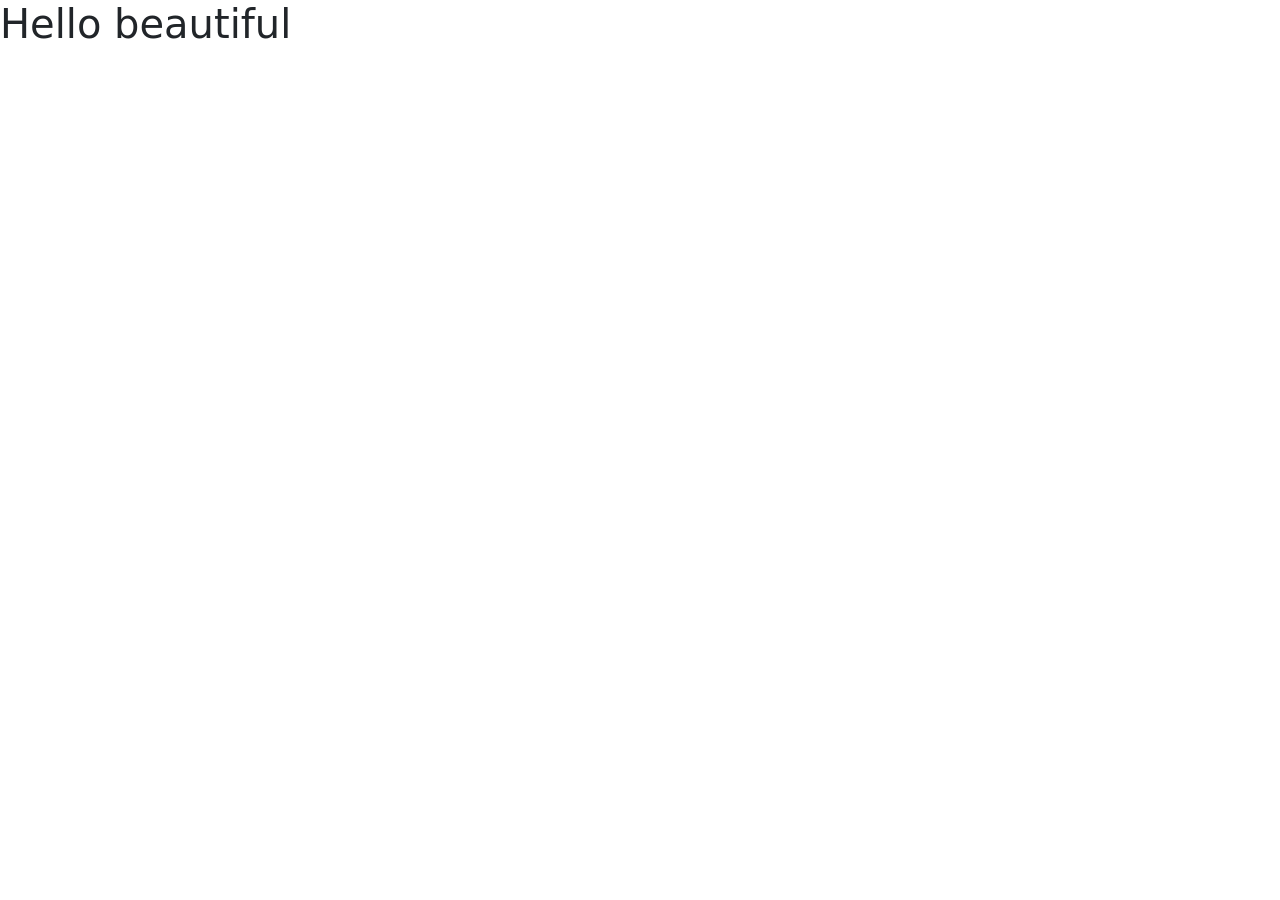
<file: index.html>
<!doctype html>
<html lang="en">
  <head>
    <meta charset="utf-8">
    <meta name="viewport" content="width=device-width, initial-scale=1">
    <title>Bootstrap demo</title>
    <link href="https://cdn.jsdelivr.net/npm/bootstrap@5.3.9/dist/css/bootstrap.min.css" rel="stylesheet" integrity="sha384-yEPZ7jP9S0QKiUQ0m3jjsO4ProIW7wvR9gXkI7JOGa2XVsw53Yke2bsdkBbjmmiX" crossorigin="anonymous">
  </head>
  <body>
    <h1>Hello beautiful</h1>
    <script src="https://cdn.jsdelivr.net/npm/bootstrap@5.3.9/dist/js/bootstrap.bundle.min.js" integrity="sha384-WyOxWvTyr1QaMPfiPJSv76iReVthorl5uWlFtZPyK0IEB0hGzo9y5Bp9mYanr8Bu" crossorigin="anonymous"></script>
  </body>
</html>
</file>
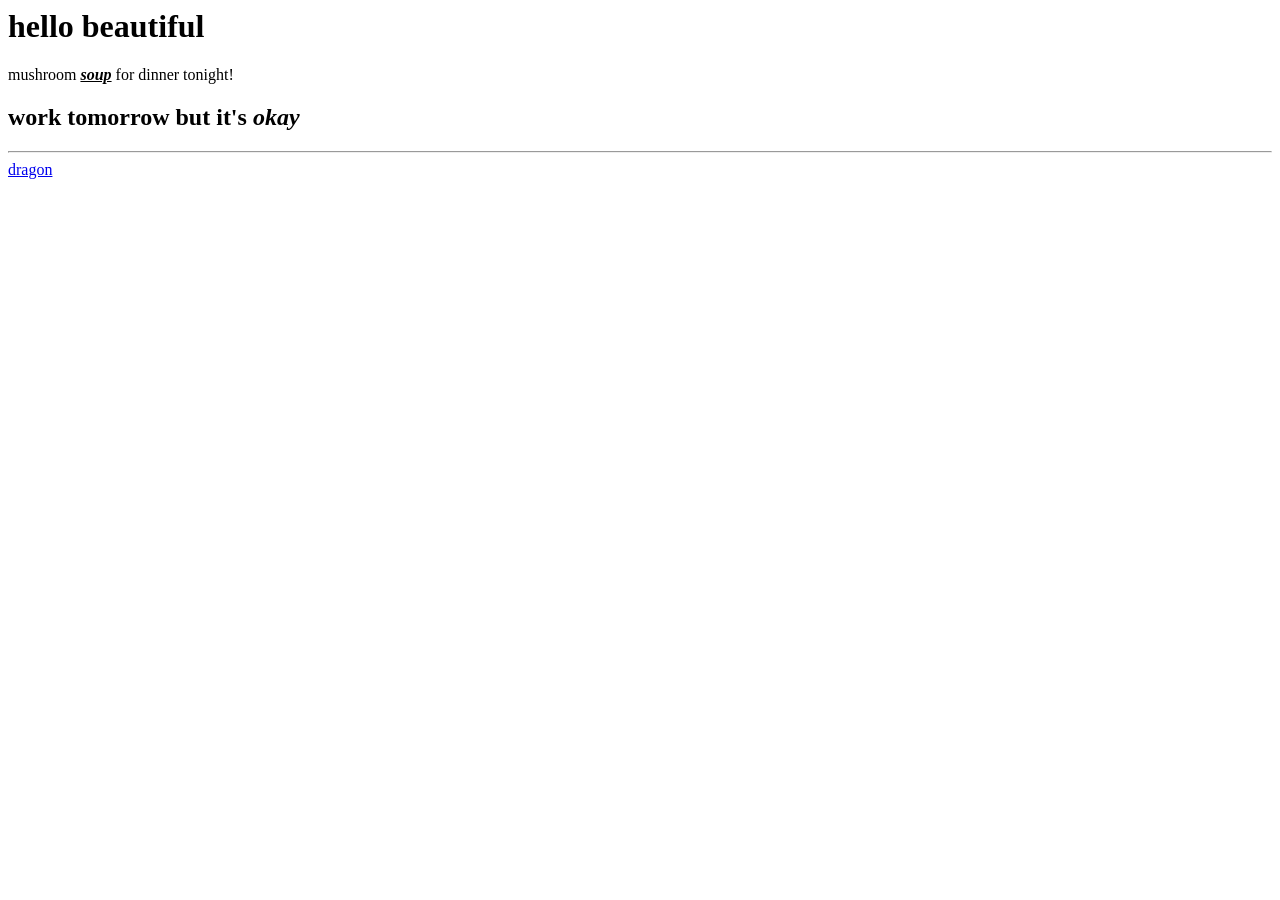
<file: assets/index.html>
<html> 
    <head>
        <title>hello beautiful website</title>

    </head>
    <body>
       <h1> hello beautiful</h1>
        <p> mushroom <u><b><i>soup</i></b></u> for dinner tonight!</p>
        <h2> work tomorrow but it's <em> okay</em></h2>
<hr><a href="../about.html"> dragon</a>
    </body>
</html>
</file>
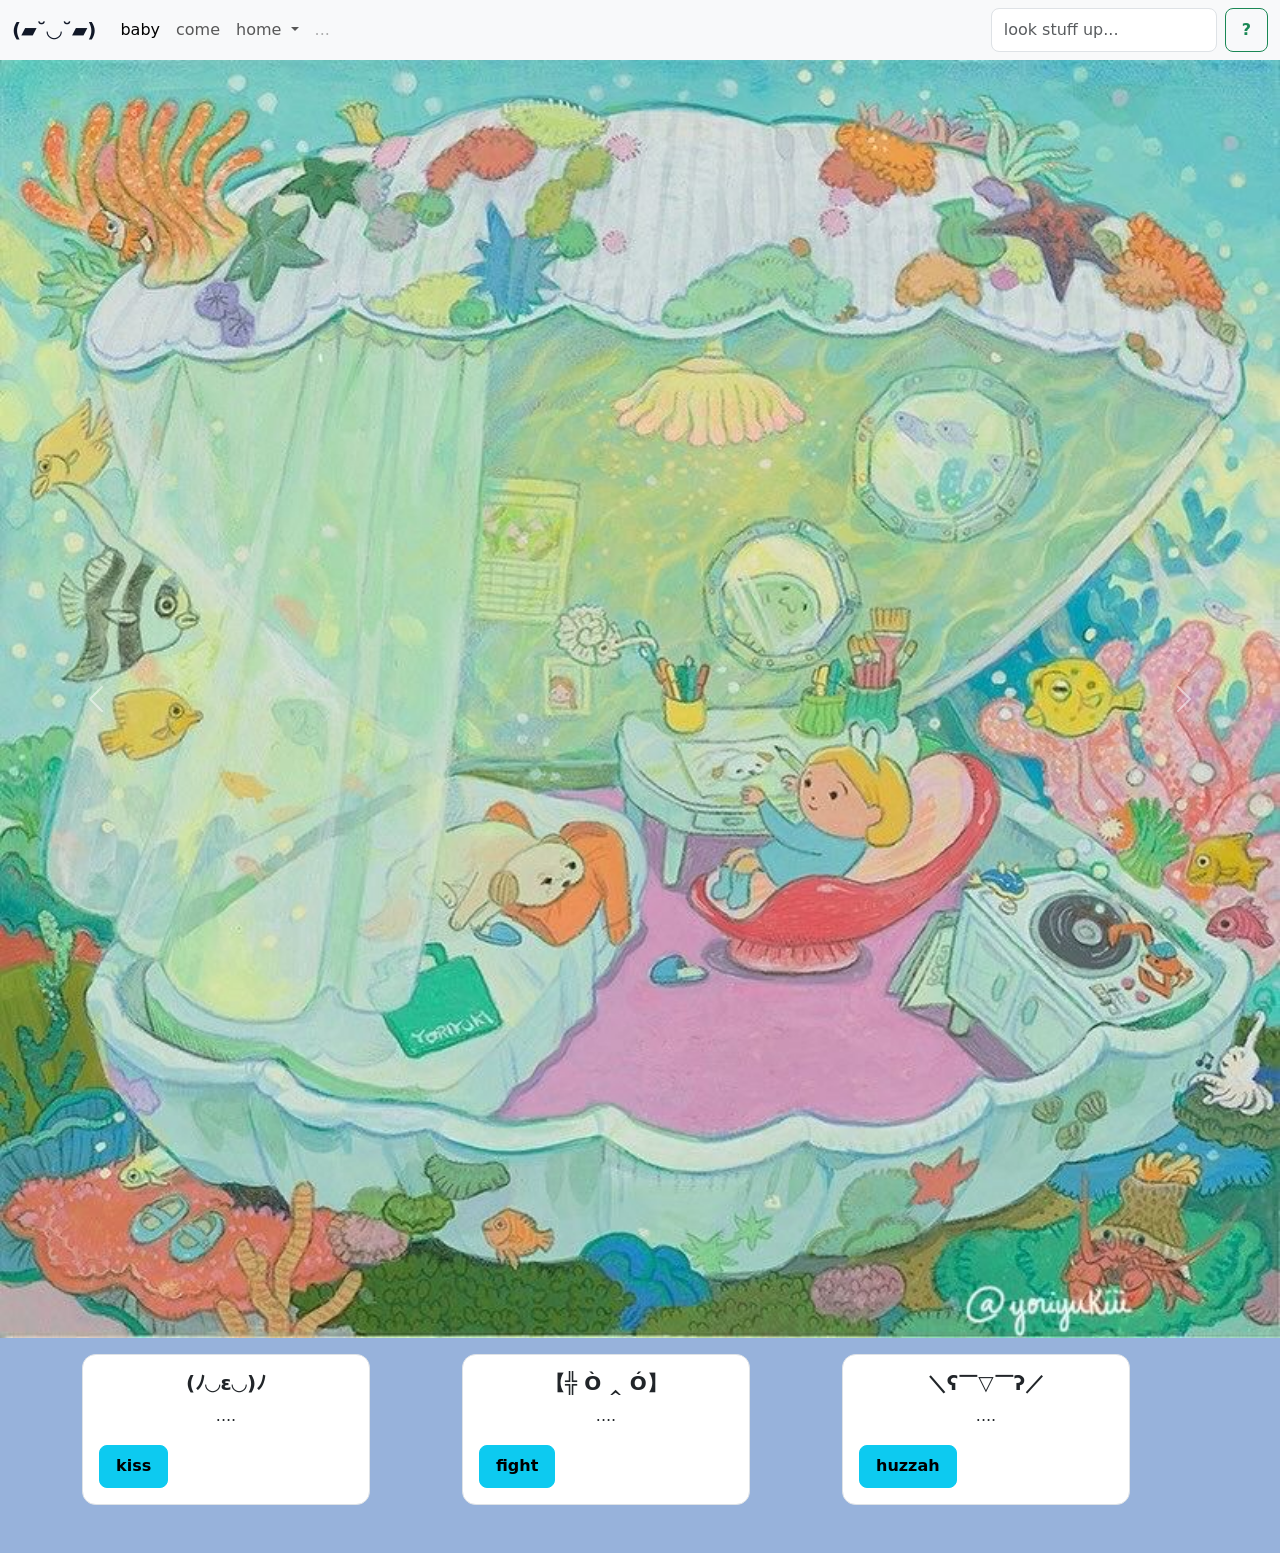
<file: bootstrap.html>
<!doctype html>
<html lang="en">
  <head>
      <meta charset="utf-8">
      <meta name="viewport" content="width=device-width, initial-scale=1">
      <title>title</title>
      <link href="https://cdn.jsdelivr.net/npm/bootstrap@5.3.9/dist/css/bootstrap.min.css" rel="stylesheet" integrity="sha384-yEPZ7jP9S0QKiUQ0m3jjsO4ProIW7wvR9gXkI7JOGa2XVsw53Yke2bsdkBbjmmiX" crossorigin="anonymous">
      <link rel="stylesheet" href="assets/css/mystyle_bootstrap.css">
  </head> 
  <body>
   <section id="nav"> 
    <nav class="navbar navbar-expand-lg bg-body-tertiary">
    <div class="container-fluid">
    <a class="navbar-brand" href="#">(▰˘◡˘▰)</a>
    <button class="navbar-toggler" type="button" data-bs-toggle="collapse" data-bs-target="#navbarSupportedContent" aria-controls="navbarSupportedContent" aria-expanded="false" aria-label="Toggle navigation">
      <span class="navbar-toggler-icon"></span>
    </button>
    <div class="collapse navbar-collapse" id="navbarSupportedContent">
      <ul class="navbar-nav me-auto mb-2 mb-lg-0">
        <li class="nav-item">
          <a class="nav-link active" aria-current="page" href="#">baby</a>
        </li>
        <li class="nav-item">
          <a class="nav-link" href="#">come</a>
        </li>
        <li class="nav-item dropdown">
          <a class="nav-link dropdown-toggle" href="#" role="button" data-bs-toggle="dropdown" aria-expanded="false">
            home
          </a>
          <ul class="dropdown-menu">
            <li><a class="dropdown-item" href="#">Action</a></li>
            <li><a class="dropdown-item" href="#">Another action</a></li>
            <li><hr class="dropdown-divider"></li>
            <li><a class="dropdown-item" href="#">Something else here</a></li>
          </ul>
        </li>
        <li class="nav-item">
          <a class="nav-link disabled" aria-disabled="true">...</a>
        </li>
      </ul>
      <form class="d-flex" role="search">
        <input class="form-control me-2" type="search" placeholder="look stuff up..." aria-label="Search"/>
        <button class="btn btn-outline-success" type="submit"> ? </button>
      </form>
    </div>
  </div>
</nav></section>
    <script src="https://cdn.jsdelivr.net/npm/bootstrap@5.3.9/dist/js/bootstrap.bundle.min.js" integrity="sha384-WyOxWvTyr1QaMPfiPJSv76iReVthorl5uWlFtZPyK0IEB0hGzo9y5Bp9mYanr8Bu" crossorigin="anonymous"></script>
  
  </body>
  <div id="carouselExample" class="carousel slide">
  <div class="carousel-inner">
    <div class="carousel-item active">
      <img src="assets/images/clam.jpg" class="d-block w-100" alt="...">
    </div>
    <div class="carousel-item">
      <img src="assets/images/tiger.jpg" class="d-block w-100" alt="...">
    </div>
    <div class="carousel-item">
      <img src="assets/images/brunch.jpg" class="d-block w-100" alt="...">
    </div>
  </div>
  <button class="carousel-control-prev" type="button" data-bs-target="#carouselExample" data-bs-slide="prev">
    <span class="carousel-control-prev-icon" aria-hidden="true"></span>
    <span class="visually-hidden">Previous</span>
  </button>
  <button class="carousel-control-next" type="button" data-bs-target="#carouselExample" data-bs-slide="next">
    <span class="carousel-control-next-icon" aria-hidden="true"></span>
    <span class="visually-hidden">Next</span>
  </button>
</div>
  <section id="grid"> 
    <div class="container pt-3 pb-5">
      <div class="row"> 
        <div class="col-lg-4 col-md-6 col-sm-12 text-info">
           <div class="card" style="width: 18rem;">
              <div class="card-body">
                <h5 class="card-title text-center">(ﾉ◡ε◡)ﾉ</h5>
                <p class="card-text text-center">....</p>
                <a href="#" class="btn btn-info">kiss</a>
              </div>
            </div>
        </div>
        <div class="col-lg-4 col-md-6 col-sm-12 text-info">
          <div class="card" style="width: 18rem;">
              <div class="card-body">
                <h5 class="card-title text-center">【╬ Ò ‸ Ó】</h5>
                <p class="card-text text-center">....</p>
                <a href="#" class="btn btn-info">fight</a>
              </div>
            </div>
        </div>
        <div class="col-lg-4 col-md-6 col-sm-12 text-info ">
          <div class="card" style="width: 18rem;">
              <div class="card-body">
                <h5 class="card-title text-center">＼ʕ￣▽￣ʔ／</h5>
                <p class="card-text text-center">....</p>
                <a href="#" class="btn btn-info">huzzah</a>
              </div>
            </div>
        </div>
      </div>
    </div>
  </section>
</html>
</file>
